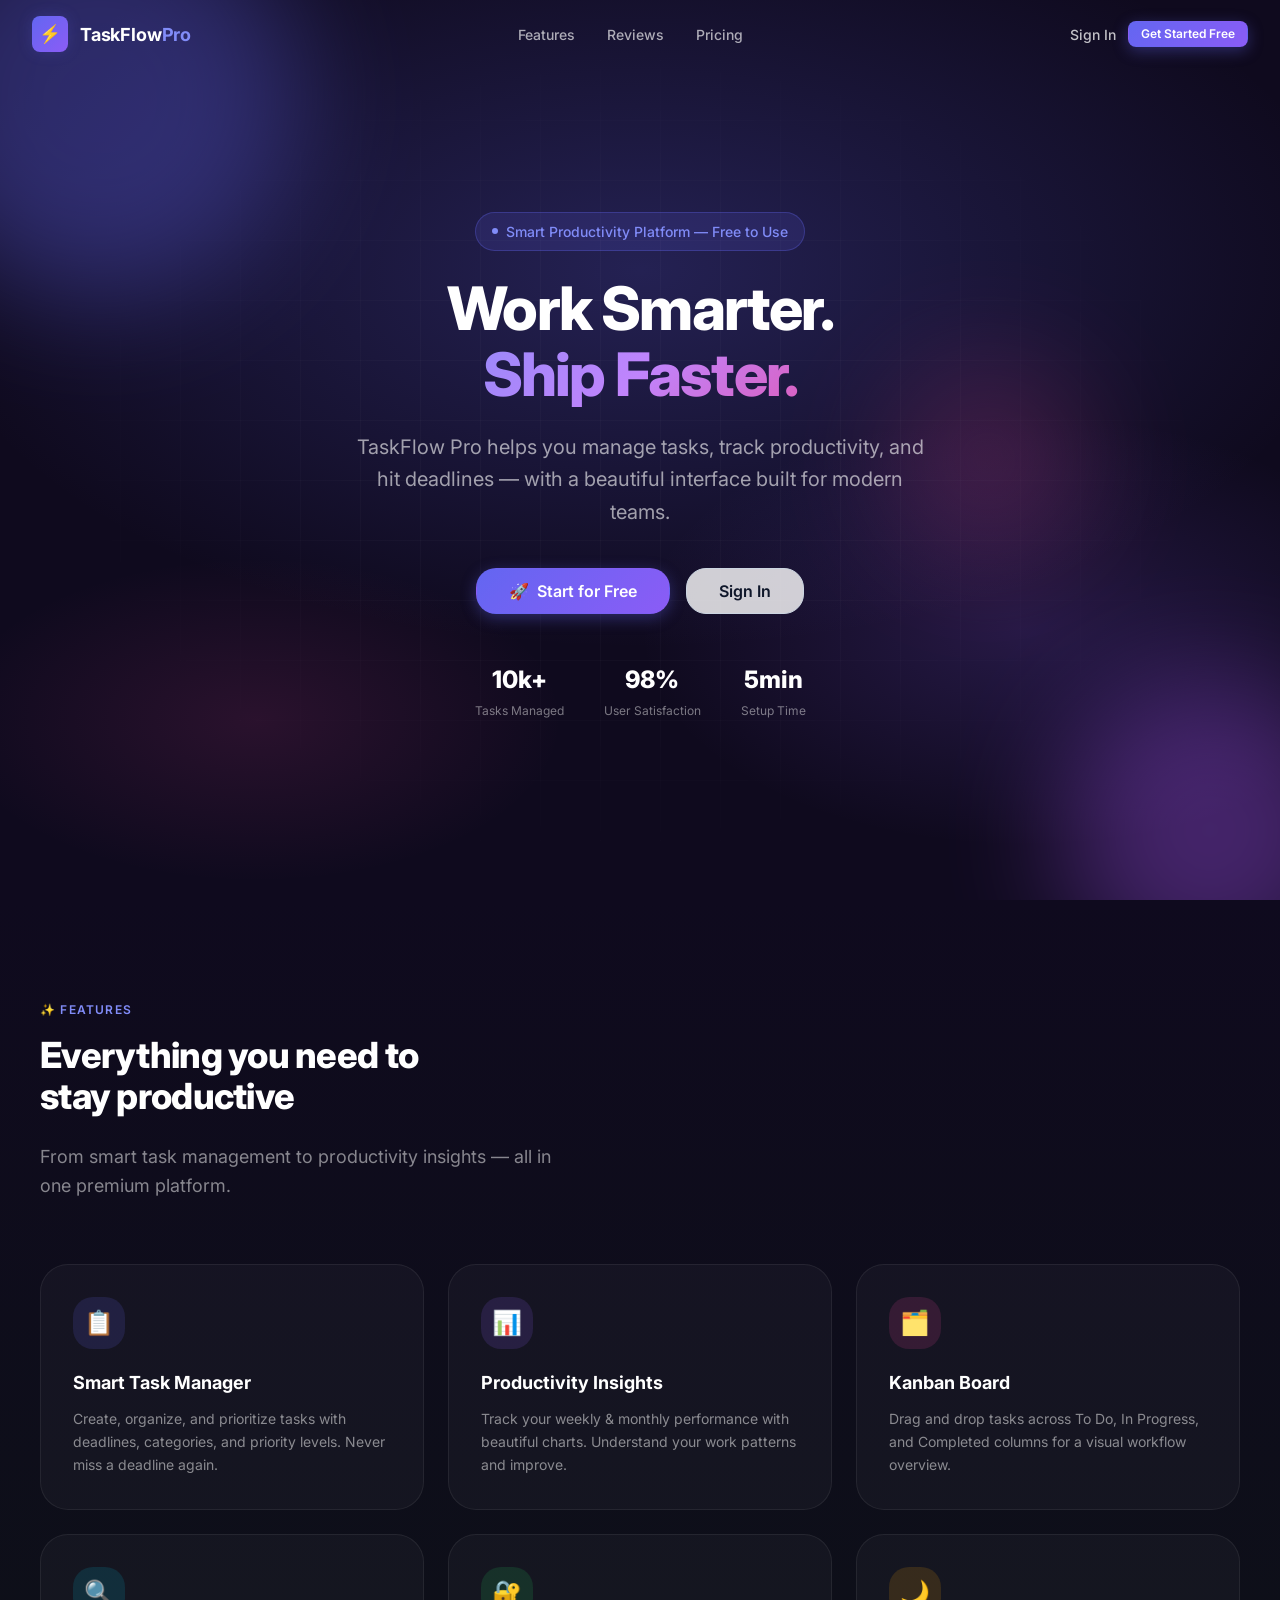
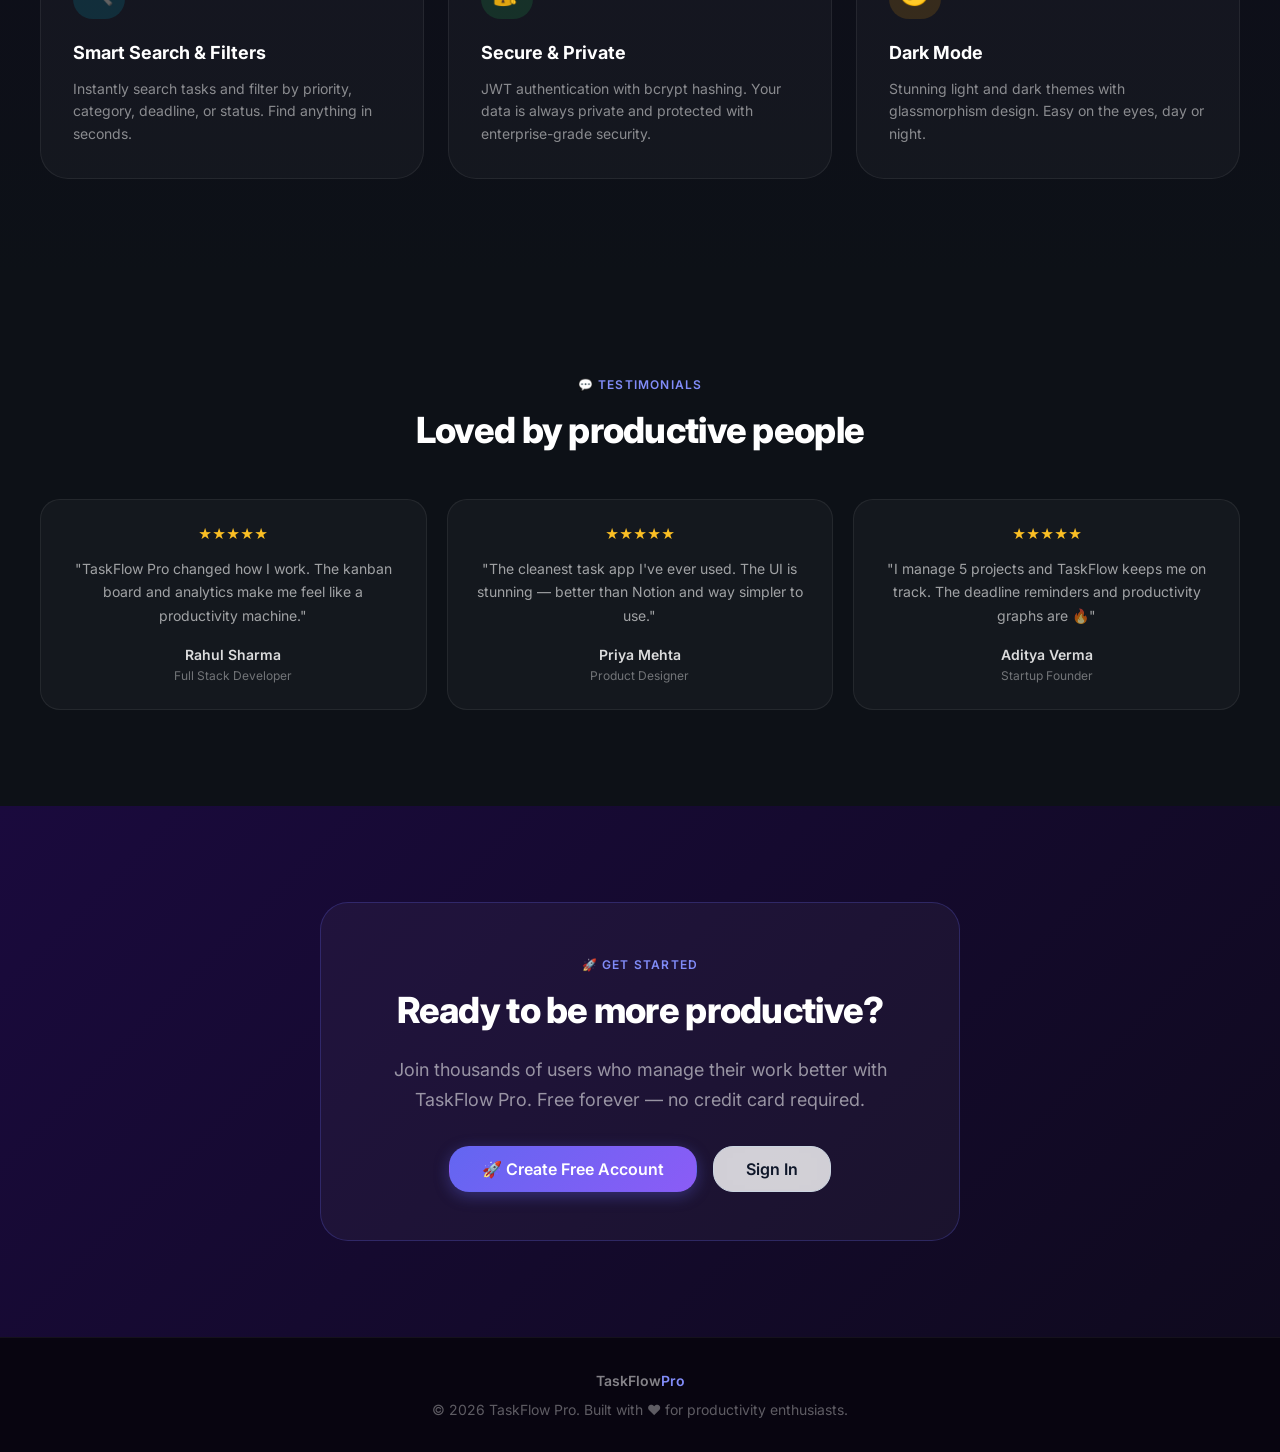
<file: frontend/index.html>
<!DOCTYPE html>
<html lang="en">
<head>
  <meta charset="UTF-8" />
  <meta name="viewport" content="width=device-width, initial-scale=1.0" />
  <title>TaskFlow Pro — Smart Productivity & Task Management Platform</title>
  <meta name="description" content="TaskFlow Pro is a premium task management platform to manage your work, goals, projects, and deadlines in one beautiful place." />

  <link rel="stylesheet" href="css/variables.css" />
  <link rel="stylesheet" href="css/base.css" />
  <link rel="stylesheet" href="css/components.css" />
  <link rel="stylesheet" href="css/animations.css" />
  <link rel="stylesheet" href="css/pages.css" />
  <link rel="stylesheet" href="css/dark-mode.css" />
  <style>
    /* Landing-page extra */
    .landing-body { background: #0f0a1e; }
    .features { text-align: left; }
    .features-header { max-width: 540px; }
    .cta-section {
      padding: var(--space-24) var(--space-8);
      background: linear-gradient(135deg, #1a0a3d 0%, #0f0a1e 100%);
      text-align: center;
    }
    .cta-section .section-title { color: white; }
    .cta-section .section-desc  { color: rgba(255,255,255,0.55); }
    .cta-card {
      max-width: 640px; margin: 0 auto;
      background: rgba(255,255,255,0.04);
      border: 1px solid rgba(99,102,241,0.25);
      border-radius: var(--radius-2xl);
      padding: var(--space-12) var(--space-8);
    }
    .testimonials {
      padding: var(--space-24) var(--space-8);
      background: #0d1117;
    }
    .testimonials-grid {
      display: grid; grid-template-columns: repeat(3, 1fr);
      gap: var(--space-5); margin-top: var(--space-12);
    }
    .testimonial-card {
      background: rgba(255,255,255,0.03);
      border: 1px solid rgba(255,255,255,0.07);
      border-radius: var(--radius-xl);
      padding: var(--space-6);
    }
    .testimonial-stars { color: #fbbf24; margin-bottom: var(--space-3); font-size: 0.85rem; }
    .testimonial-text  { color: rgba(255,255,255,0.6); font-size: var(--text-sm); line-height: 1.7; margin-bottom: var(--space-4); }
    .testimonial-name  { color: rgba(255,255,255,0.85); font-size: var(--text-sm); font-weight: 600; }
    .testimonial-role  { color: rgba(255,255,255,0.4); font-size: var(--text-xs); margin-top: 2px; }
    @media (max-width: 768px) {
      .testimonials-grid { grid-template-columns: 1fr; }
    }
  </style>
</head>
<body class="landing-body" data-page="landing">

  <!-- Toast Container -->
  <div id="toast-container"></div>

  <!-- Navigation -->
  <nav class="landing-nav" id="landing-nav">
    <a href="/" class="nav-logo">
      <div class="nav-logo-icon">⚡</div>
      <span class="nav-logo-text">TaskFlow<span>Pro</span></span>
    </a>
    <div class="nav-links">
      <a href="#features">Features</a>
      <a href="#testimonials">Reviews</a>
      <a href="#cta">Pricing</a>
    </div>
    <div class="nav-cta">
      <a href="login.html" class="nav-login">Sign In</a>
      <a href="register.html" class="btn btn-primary btn-sm">Get Started Free</a>
    </div>
  </nav>

  <!-- Hero -->
  <section class="hero">
    <div class="hero-bg"></div>
    <div class="hero-orb hero-orb-1"></div>
    <div class="hero-orb hero-orb-2"></div>
    <div class="hero-orb hero-orb-3"></div>
    <div class="hero-grid"></div>

    <div class="hero-content">
      <div class="hero-badge">
        <div class="hero-badge-dot"></div>
        Smart Productivity Platform — Free to Use
      </div>

      <h1 class="hero-title">
        Work Smarter.<br/>
        <span class="hero-title-line2">Ship Faster.</span>
      </h1>

      <p class="hero-desc">
        TaskFlow Pro helps you manage tasks, track productivity, and hit deadlines 
        — with a beautiful interface built for modern teams.
      </p>

      <div class="hero-cta">
        <a href="register.html" class="btn btn-primary btn-lg">
          <span>🚀</span> Start for Free
        </a>
        <a href="login.html" class="btn btn-secondary btn-lg">
          Sign In
        </a>
      </div>

      <div class="hero-stats">
        <div>
          <div class="hero-stat-value">10k+</div>
          <div class="hero-stat-label">Tasks Managed</div>
        </div>
        <div>
          <div class="hero-stat-value">98%</div>
          <div class="hero-stat-label">User Satisfaction</div>
        </div>
        <div>
          <div class="hero-stat-value">5min</div>
          <div class="hero-stat-label">Setup Time</div>
        </div>
      </div>
    </div>
  </section>

  <!-- Features -->
  <section class="features" id="features">
    <div style="max-width: 1200px; margin: 0 auto;">
      <div class="features-header" data-animate>
        <div class="section-label">✨ Features</div>
        <h2 class="section-title">Everything you need to<br/>stay productive</h2>
        <p class="section-desc">From smart task management to productivity insights — all in one premium platform.</p>
      </div>

      <div class="features-grid">
        <div class="feature-card" data-animate>
          <div class="feature-icon" style="background: rgba(99,102,241,0.15);">📋</div>
          <div class="feature-title">Smart Task Manager</div>
          <div class="feature-desc">Create, organize, and prioritize tasks with deadlines, categories, and priority levels. Never miss a deadline again.</div>
        </div>
        <div class="feature-card" data-animate>
          <div class="feature-icon" style="background: rgba(139,92,246,0.15);">📊</div>
          <div class="feature-title">Productivity Insights</div>
          <div class="feature-desc">Track your weekly & monthly performance with beautiful charts. Understand your work patterns and improve.</div>
        </div>
        <div class="feature-card" data-animate>
          <div class="feature-icon" style="background: rgba(236,72,153,0.15);">🗂️</div>
          <div class="feature-title">Kanban Board</div>
          <div class="feature-desc">Drag and drop tasks across To Do, In Progress, and Completed columns for a visual workflow overview.</div>
        </div>
        <div class="feature-card" data-animate>
          <div class="feature-icon" style="background: rgba(6,182,212,0.15);">🔍</div>
          <div class="feature-title">Smart Search & Filters</div>
          <div class="feature-desc">Instantly search tasks and filter by priority, category, deadline, or status. Find anything in seconds.</div>
        </div>
        <div class="feature-card" data-animate>
          <div class="feature-icon" style="background: rgba(34,197,94,0.15);">🔐</div>
          <div class="feature-title">Secure & Private</div>
          <div class="feature-desc">JWT authentication with bcrypt hashing. Your data is always private and protected with enterprise-grade security.</div>
        </div>
        <div class="feature-card" data-animate>
          <div class="feature-icon" style="background: rgba(245,158,11,0.15);">🌙</div>
          <div class="feature-title">Dark Mode</div>
          <div class="feature-desc">Stunning light and dark themes with glassmorphism design. Easy on the eyes, day or night.</div>
        </div>
      </div>
    </div>
  </section>

  <!-- Testimonials -->
  <section class="testimonials" id="testimonials">
    <div style="max-width: 1200px; margin: 0 auto; text-align: center;">
      <div class="section-label">💬 Testimonials</div>
      <h2 class="section-title" style="color: white;">Loved by productive people</h2>

      <div class="testimonials-grid">
        <div class="testimonial-card">
          <div class="testimonial-stars">★★★★★</div>
          <div class="testimonial-text">"TaskFlow Pro changed how I work. The kanban board and analytics make me feel like a productivity machine."</div>
          <div class="testimonial-name">Rahul Sharma</div>
          <div class="testimonial-role">Full Stack Developer</div>
        </div>
        <div class="testimonial-card">
          <div class="testimonial-stars">★★★★★</div>
          <div class="testimonial-text">"The cleanest task app I've ever used. The UI is stunning — better than Notion and way simpler to use."</div>
          <div class="testimonial-name">Priya Mehta</div>
          <div class="testimonial-role">Product Designer</div>
        </div>
        <div class="testimonial-card">
          <div class="testimonial-stars">★★★★★</div>
          <div class="testimonial-text">"I manage 5 projects and TaskFlow keeps me on track. The deadline reminders and productivity graphs are 🔥"</div>
          <div class="testimonial-name">Aditya Verma</div>
          <div class="testimonial-role">Startup Founder</div>
        </div>
      </div>
    </div>
  </section>

  <!-- CTA -->
  <section class="cta-section" id="cta">
    <div class="cta-card" data-animate>
      <div class="section-label" style="justify-content: center;">🚀 Get Started</div>
      <h2 class="section-title">Ready to be more productive?</h2>
      <p class="section-desc" style="margin: 0 auto var(--space-8);">
        Join thousands of users who manage their work better with TaskFlow Pro.
        Free forever — no credit card required.
      </p>
      <div style="display: flex; gap: var(--space-4); justify-content: center; flex-wrap: wrap;">
        <a href="register.html" class="btn btn-primary btn-lg">
          🚀 Create Free Account
        </a>
        <a href="login.html" class="btn btn-secondary btn-lg">Sign In</a>
      </div>
    </div>
  </section>

  <!-- Footer -->
  <footer class="landing-footer">
    <div style="margin-bottom: var(--space-2);">
      <strong style="color: rgba(255,255,255,0.5);">TaskFlow<span style="color: var(--color-primary-400);">Pro</span></strong>
    </div>
    © 2026 TaskFlow Pro. Built with ❤️ for productivity enthusiasts.
  </footer>

  <script src="js/utils.js"></script>
  <script src="js/theme.js"></script>
  <script src="js/notifications.js"></script>
  <script src="js/api.js"></script>
  <script src="js/auth.js"></script>
  <script src="js/app.js"></script>
</body>
</html>
</file>
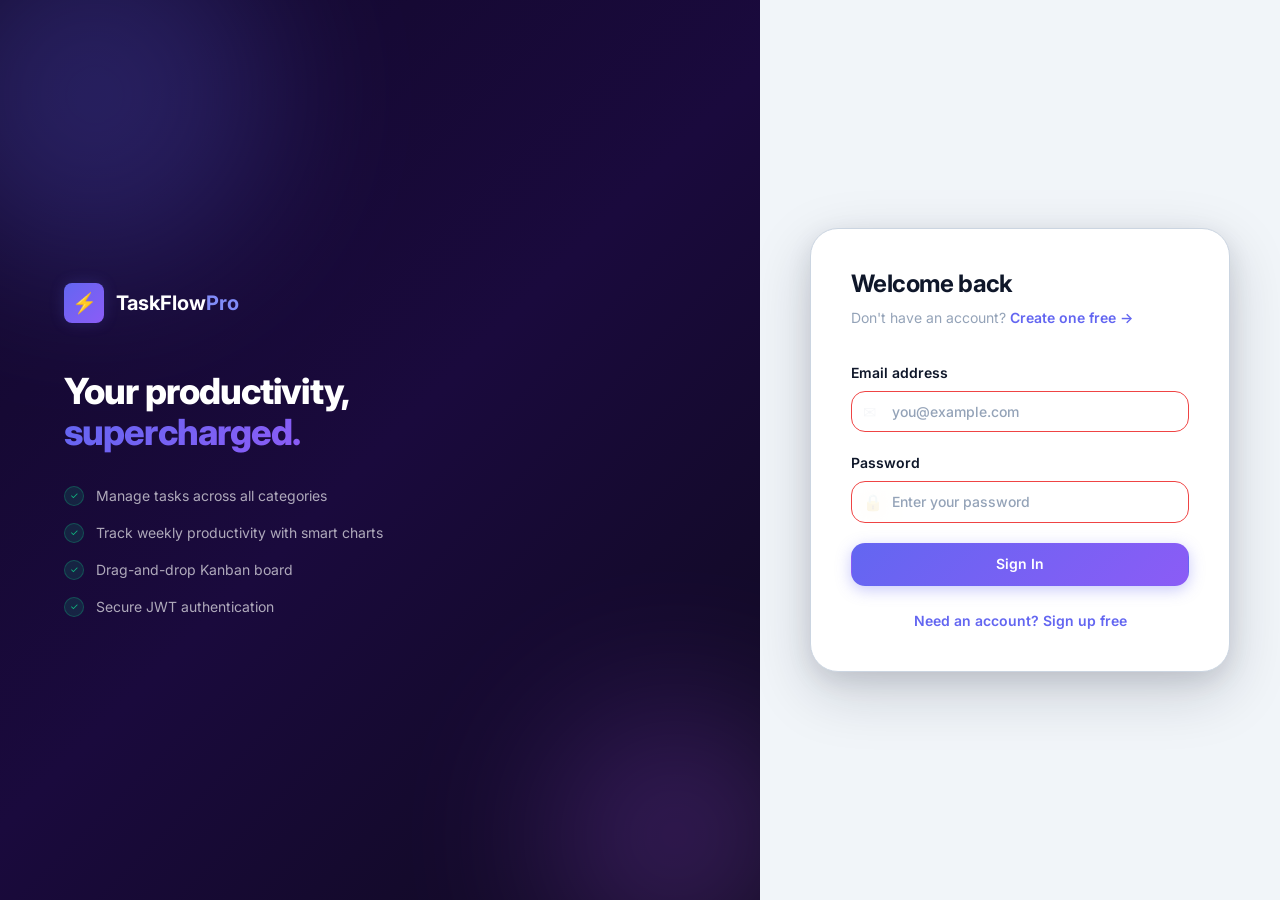
<file: frontend/login.html>
<!DOCTYPE html>
<html lang="en">
<head>
  <meta charset="UTF-8" />
  <meta name="viewport" content="width=device-width, initial-scale=1.0" />
  <title>Sign In — TaskFlow Pro</title>
  <meta name="description" content="Sign in to your TaskFlow Pro account." />

  <link rel="stylesheet" href="css/variables.css" />
  <link rel="stylesheet" href="css/base.css" />
  <link rel="stylesheet" href="css/components.css" />
  <link rel="stylesheet" href="css/animations.css" />
  <link rel="stylesheet" href="css/pages.css" />
  <link rel="stylesheet" href="css/dark-mode.css" />
</head>
<body class="auth-body" data-page="login">
  <div id="toast-container"></div>

  <!-- Left Panel -->
  <div class="auth-left">
    <div class="auth-left-orb auth-left-orb-1"></div>
    <div class="auth-left-orb auth-left-orb-2"></div>

    <div class="auth-left-content">
      <a href="index.html" class="auth-left-logo">
        <div class="auth-left-logo-icon">⚡</div>
        <span class="auth-left-logo-text">TaskFlow<span>Pro</span></span>
      </a>

      <h2 class="auth-headline">
        Your productivity,<br/>
        <span>supercharged.</span>
      </h2>

      <div class="auth-features-list">
        <div class="auth-feature-item">
          <div class="auth-feature-check">✓</div>
          Manage tasks across all categories
        </div>
        <div class="auth-feature-item">
          <div class="auth-feature-check">✓</div>
          Track weekly productivity with smart charts
        </div>
        <div class="auth-feature-item">
          <div class="auth-feature-check">✓</div>
          Drag-and-drop Kanban board
        </div>
        <div class="auth-feature-item">
          <div class="auth-feature-check">✓</div>
          Secure JWT authentication
        </div>
      </div>
    </div>
  </div>

  <!-- Right Panel — Form -->
  <div class="auth-right">
    <div class="auth-form-card">
      <h1 class="auth-form-title">Welcome back</h1>
      <p class="auth-form-subtitle">
        Don't have an account?
        <a href="register.html">Create one free →</a>
      </p>

      <form class="auth-form" id="login-form" novalidate>
        <!-- Error -->
        <div class="form-error" style="display:none; align-items:center; gap:8px; background: rgba(239,68,68,0.08); border: 1px solid rgba(239,68,68,0.25); border-radius: var(--radius-md); padding: 12px 16px; color: var(--color-error); font-size: var(--text-sm);">
          <span>⚠</span> <span id="login-error"></span>
        </div>

        <div class="input-group">
          <label class="input-label" for="email">Email address</label>
          <div class="input-icon-wrap">
            <span class="input-icon">✉</span>
            <input type="email" id="email" class="input"
                   placeholder="you@example.com" required autocomplete="email" />
          </div>
        </div>

        <div class="input-group">
          <label class="input-label" for="password">Password</label>
          <div class="input-icon-wrap">
            <span class="input-icon">🔒</span>
            <input type="password" id="password" class="input"
                   placeholder="Enter your password" required autocomplete="current-password" />
          </div>
        </div>

        <button type="submit" class="btn btn-primary" id="login-btn" style="width:100%; justify-content:center; padding: 0.85rem;">
          Sign In
        </button>
      </form>

      <div class="auth-form-footer">
        <a href="register.html">Need an account? <strong>Sign up free</strong></a>
      </div>
    </div>
  </div>

  <script src="js/utils.js"></script>
  <script src="js/theme.js"></script>
  <script src="js/notifications.js"></script>
  <script src="js/api.js"></script>
  <script src="js/auth.js"></script>
  <script src="js/app.js"></script>

  <script>
    // Override form error to use inline span
    document.addEventListener('DOMContentLoaded', () => {
      const origShow = window.showFormError;
      window.showFormError = (form, msg) => {
        const err  = form.querySelector('.form-error');
        const span = form.querySelector('#login-error');
        if (err)  { err.style.display = 'flex'; }
        if (span) { span.textContent = msg; }
      };
    });
  </script>
</body>
</html>
</file>
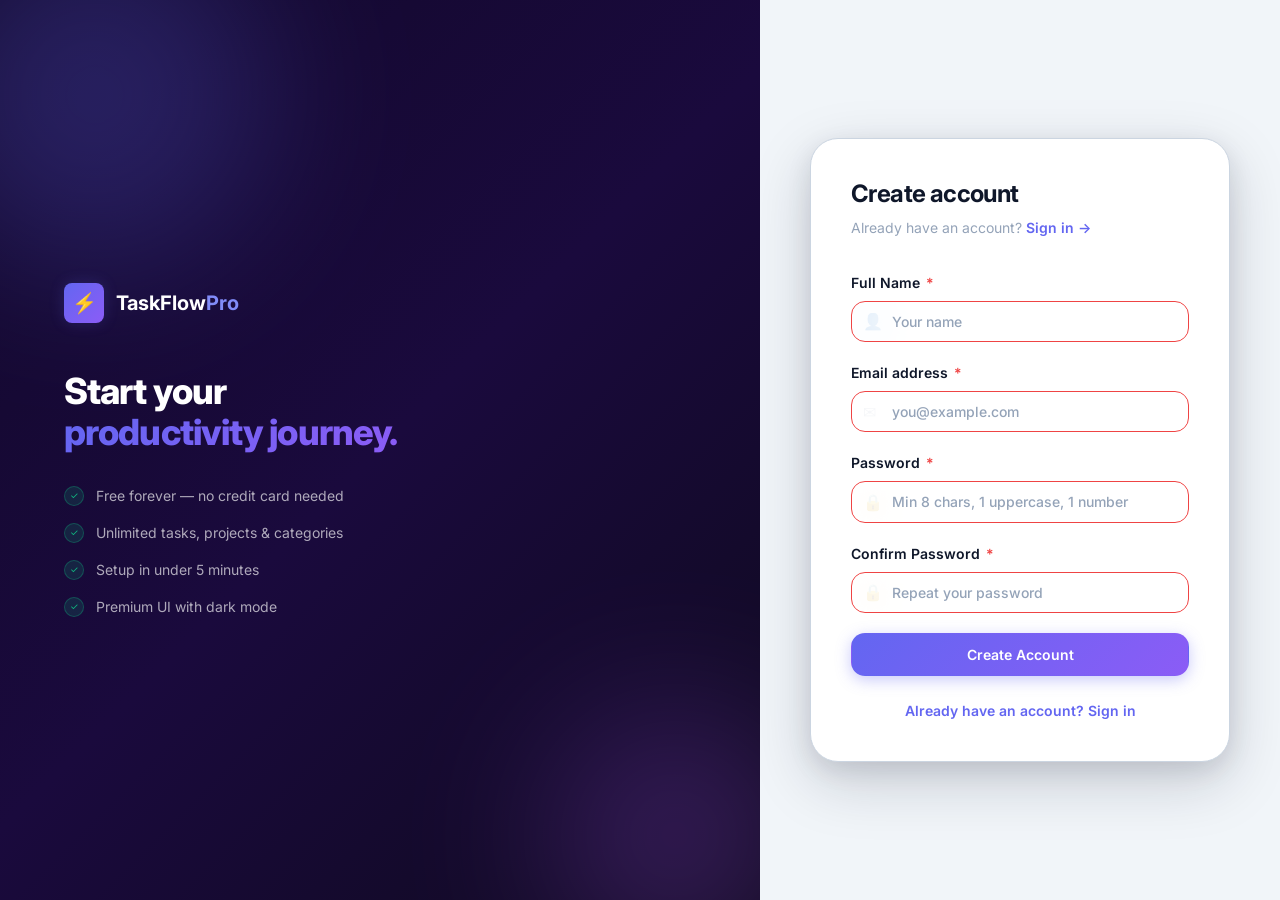
<file: frontend/register.html>
<!DOCTYPE html>
<html lang="en">
<head>
  <meta charset="UTF-8" />
  <meta name="viewport" content="width=device-width, initial-scale=1.0" />
  <title>Create Account — TaskFlow Pro</title>
  <meta name="description" content="Create your free TaskFlow Pro account and start managing tasks smarter." />

  <link rel="stylesheet" href="css/variables.css" />
  <link rel="stylesheet" href="css/base.css" />
  <link rel="stylesheet" href="css/components.css" />
  <link rel="stylesheet" href="css/animations.css" />
  <link rel="stylesheet" href="css/pages.css" />
  <link rel="stylesheet" href="css/dark-mode.css" />
</head>
<body class="auth-body" data-page="register">
  <div id="toast-container"></div>

  <!-- Left Panel -->
  <div class="auth-left">
    <div class="auth-left-orb auth-left-orb-1"></div>
    <div class="auth-left-orb auth-left-orb-2"></div>

    <div class="auth-left-content">
      <a href="index.html" class="auth-left-logo">
        <div class="auth-left-logo-icon">⚡</div>
        <span class="auth-left-logo-text">TaskFlow<span>Pro</span></span>
      </a>

      <h2 class="auth-headline">
        Start your<br/>
        <span>productivity journey.</span>
      </h2>

      <div class="auth-features-list">
        <div class="auth-feature-item">
          <div class="auth-feature-check">✓</div>
          Free forever — no credit card needed
        </div>
        <div class="auth-feature-item">
          <div class="auth-feature-check">✓</div>
          Unlimited tasks, projects & categories
        </div>
        <div class="auth-feature-item">
          <div class="auth-feature-check">✓</div>
          Setup in under 5 minutes
        </div>
        <div class="auth-feature-item">
          <div class="auth-feature-check">✓</div>
          Premium UI with dark mode
        </div>
      </div>
    </div>
  </div>

  <!-- Right Panel — Form -->
  <div class="auth-right">
    <div class="auth-form-card">
      <h1 class="auth-form-title">Create account</h1>
      <p class="auth-form-subtitle">
        Already have an account?
        <a href="login.html">Sign in →</a>
      </p>

      <form class="auth-form" id="register-form" novalidate>
        <!-- Error -->
        <div class="form-error" style="display:none; align-items:center; gap:8px; background: rgba(239,68,68,0.08); border: 1px solid rgba(239,68,68,0.25); border-radius: var(--radius-md); padding: 12px 16px; color: var(--color-error); font-size: var(--text-sm);">
          <span>⚠</span> <span></span>
        </div>

        <div class="input-group">
          <label class="input-label" for="name">Full Name <span class="required">*</span></label>
          <div class="input-icon-wrap">
            <span class="input-icon">👤</span>
            <input type="text" id="name" class="input"
                   placeholder="Your name" required autocomplete="name" />
          </div>
        </div>

        <div class="input-group">
          <label class="input-label" for="email">Email address <span class="required">*</span></label>
          <div class="input-icon-wrap">
            <span class="input-icon">✉</span>
            <input type="email" id="email" class="input"
                   placeholder="you@example.com" required autocomplete="email" />
          </div>
        </div>

        <div class="input-group">
          <label class="input-label" for="password">Password <span class="required">*</span></label>
          <div class="input-icon-wrap">
            <span class="input-icon">🔒</span>
            <input type="password" id="password" class="input"
                   placeholder="Min 8 chars, 1 uppercase, 1 number"
                   required autocomplete="new-password" />
          </div>
        </div>

        <div class="input-group">
          <label class="input-label" for="confirm-password">Confirm Password <span class="required">*</span></label>
          <div class="input-icon-wrap">
            <span class="input-icon">🔒</span>
            <input type="password" id="confirm-password" class="input"
                   placeholder="Repeat your password"
                   required autocomplete="new-password" />
          </div>
        </div>

        <button type="submit" class="btn btn-primary" id="register-btn" style="width:100%; justify-content:center; padding: 0.85rem;">
          Create Account
        </button>
      </form>

      <div class="auth-form-footer">
        <a href="login.html">Already have an account? <strong>Sign in</strong></a>
      </div>
    </div>
  </div>

  <script src="js/utils.js"></script>
  <script src="js/theme.js"></script>
  <script src="js/notifications.js"></script>
  <script src="js/api.js"></script>
  <script src="js/auth.js"></script>
  <script src="js/app.js"></script>
</body>
</html>
</file>
<file: frontend/css/variables.css>
/* ============================================================
   TaskFlow Pro — CSS Design Tokens & Variables
   ============================================================ */

:root {
  /* ── Brand Colors ── */
  --color-primary-50:  #eef2ff;
  --color-primary-100: #e0e7ff;
  --color-primary-200: #c7d2fe;
  --color-primary-300: #a5b4fc;
  --color-primary-400: #818cf8;
  --color-primary-500: #6366f1;
  --color-primary-600: #4f46e5;
  --color-primary-700: #4338ca;
  --color-primary-800: #3730a3;
  --color-primary-900: #312e81;

  --color-secondary-400: #c084fc;
  --color-secondary-500: #a855f7;
  --color-secondary-600: #9333ea;

  --color-accent-cyan:   #06b6d4;
  --color-accent-pink:   #ec4899;
  --color-accent-orange: #f97316;

  /* ── Semantic Colors ── */
  --color-high:    #ef4444;
  --color-high-bg: rgba(239,68,68,0.1);
  --color-medium:    #f59e0b;
  --color-medium-bg: rgba(245,158,11,0.1);
  --color-low:    #22c55e;
  --color-low-bg: rgba(34,197,94,0.1);

  --color-success: #10b981;
  --color-warning: #f59e0b;
  --color-error:   #ef4444;
  --color-info:    #06b6d4;

  /* ── Neutral Palette (Light Mode) ── */
  --color-bg:           #f1f5f9;
  --color-bg-alt:       #e2e8f0;
  --color-surface:      rgba(255,255,255,0.80);
  --color-surface-solid: #ffffff;
  --color-surface-hover: rgba(255,255,255,0.95);
  --color-border:       rgba(148,163,184,0.25);
  --color-border-solid: #cbd5e1;

  --color-text-primary:   #0f172a;
  --color-text-secondary: #475569;
  --color-text-muted:     #94a3b8;
  --color-text-inverse:   #ffffff;

  /* ── Sidebar ── */
  --sidebar-bg:    rgba(15,23,42,0.97);
  --sidebar-text:  #94a3b8;
  --sidebar-width: 260px;

  /* ── Gradients ── */
  --gradient-primary: linear-gradient(135deg, #6366f1 0%, #8b5cf6 100%);
  --gradient-hero:    linear-gradient(135deg, #1e1b4b 0%, #312e81 30%, #4c1d95 70%, #1e1b4b 100%);
  --gradient-card:    linear-gradient(135deg, rgba(99,102,241,0.08) 0%, rgba(139,92,246,0.05) 100%);
  --gradient-success: linear-gradient(135deg, #10b981, #059669);
  --gradient-warning: linear-gradient(135deg, #f59e0b, #d97706);
  --gradient-error:   linear-gradient(135deg, #ef4444, #dc2626);

  /* ── Glassmorphism ── */
  --glass-bg:     rgba(255,255,255,0.72);
  --glass-border: rgba(255,255,255,0.45);
  --glass-blur:   blur(20px);
  --glass-blur-heavy: blur(40px);

  /* ── Shadows ── */
  --shadow-xs: 0 1px 2px rgba(15,23,42,0.05);
  --shadow-sm: 0 2px 8px rgba(15,23,42,0.08), 0 1px 3px rgba(15,23,42,0.05);
  --shadow-md: 0 4px 20px rgba(15,23,42,0.10), 0 2px 8px rgba(15,23,42,0.06);
  --shadow-lg: 0 8px 40px rgba(15,23,42,0.14), 0 4px 16px rgba(15,23,42,0.08);
  --shadow-xl: 0 20px 60px rgba(15,23,42,0.18), 0 8px 24px rgba(15,23,42,0.10);
  --shadow-glow: 0 0 30px rgba(99,102,241,0.25), 0 0 60px rgba(99,102,241,0.12);
  --shadow-glow-sm: 0 0 15px rgba(99,102,241,0.20);

  /* ── Typography ── */
  --font-sans: 'Inter', -apple-system, BlinkMacSystemFont, 'Segoe UI', sans-serif;
  --font-mono: 'JetBrains Mono', 'Fira Code', monospace;

  --text-xs:   0.75rem;
  --text-sm:   0.875rem;
  --text-base: 1rem;
  --text-lg:   1.125rem;
  --text-xl:   1.25rem;
  --text-2xl:  1.5rem;
  --text-3xl:  1.875rem;
  --text-4xl:  2.25rem;
  --text-5xl:  3rem;
  --text-6xl:  3.75rem;

  --font-normal:   400;
  --font-medium:   500;
  --font-semibold: 600;
  --font-bold:     700;
  --font-extrabold: 800;

  --leading-tight:  1.25;
  --leading-snug:   1.375;
  --leading-normal: 1.5;
  --leading-relaxed: 1.625;

  /* ── Spacing ── */
  --space-1:  0.25rem;
  --space-2:  0.5rem;
  --space-3:  0.75rem;
  --space-4:  1rem;
  --space-5:  1.25rem;
  --space-6:  1.5rem;
  --space-8:  2rem;
  --space-10: 2.5rem;
  --space-12: 3rem;
  --space-16: 4rem;
  --space-20: 5rem;
  --space-24: 6rem;

  /* ── Border Radius ── */
  --radius-sm:   0.375rem;
  --radius-md:   0.5rem;
  --radius-lg:   0.875rem;
  --radius-xl:   1.25rem;
  --radius-2xl:  1.75rem;
  --radius-full: 9999px;

  /* ── Transitions ── */
  --transition-fast:   all 0.15s cubic-bezier(0.4, 0, 0.2, 1);
  --transition-base:   all 0.25s cubic-bezier(0.4, 0, 0.2, 1);
  --transition-slow:   all 0.4s cubic-bezier(0.4, 0, 0.2, 1);
  --transition-bounce: all 0.3s cubic-bezier(0.34, 1.56, 0.64, 1);

  /* ── Z-Index ── */
  --z-dropdown: 100;
  --z-sticky:   200;
  --z-navbar:   300;
  --z-sidebar:  400;
  --z-modal:    500;
  --z-toast:    600;
}

/* ── Dark Mode Overrides ── */
[data-theme="dark"] {
  --color-bg:           #0f172a;
  --color-bg-alt:       #1e293b;
  --color-surface:      rgba(30,41,59,0.80);
  --color-surface-solid: #1e293b;
  --color-surface-hover: rgba(30,41,59,0.95);
  --color-border:       rgba(99,116,143,0.20);
  --color-border-solid: #334155;

  --color-text-primary:   #f1f5f9;
  --color-text-secondary: #94a3b8;
  --color-text-muted:     #64748b;

  --color-primary-400: #818cf8;
  --color-primary-500: #6366f1;

  --glass-bg:     rgba(30,41,59,0.75);
  --glass-border: rgba(99,116,143,0.25);

  --sidebar-bg:   rgba(10,14,23,0.98);

  --shadow-sm: 0 2px 8px rgba(0,0,0,0.25);
  --shadow-md: 0 4px 20px rgba(0,0,0,0.35);
  --shadow-lg: 0 8px 40px rgba(0,0,0,0.45);
  --shadow-xl: 0 20px 60px rgba(0,0,0,0.55);
}
</file>
<file: frontend/css/base.css>
/* ============================================================
   TaskFlow Pro — Base Reset & Typography
   ============================================================ */

@import url('https://fonts.googleapis.com/css2?family=Inter:wght@300;400;500;600;700;800&family=JetBrains+Mono:wght@400;500&display=swap');

*, *::before, *::after {
  box-sizing: border-box;
  margin: 0;
  padding: 0;
}

html {
  font-size: 16px;
  scroll-behavior: smooth;
  -webkit-font-smoothing: antialiased;
  -moz-osx-font-smoothing: grayscale;
  text-rendering: optimizeLegibility;
}

body {
  font-family: var(--font-sans);
  font-size: var(--text-base);
  font-weight: var(--font-normal);
  line-height: var(--leading-normal);
  color: var(--color-text-primary);
  background-color: var(--color-bg);
  min-height: 100vh;
  transition: background-color 0.3s ease, color 0.3s ease;
}

/* ── Scrollbar ── */
::-webkit-scrollbar { width: 6px; height: 6px; }
::-webkit-scrollbar-track { background: transparent; }
::-webkit-scrollbar-thumb {
  background: var(--color-border-solid);
  border-radius: var(--radius-full);
}
::-webkit-scrollbar-thumb:hover { background: var(--color-text-muted); }

/* ── Typography Scale ── */
h1, h2, h3, h4, h5, h6 {
  font-weight: var(--font-bold);
  line-height: var(--leading-tight);
  color: var(--color-text-primary);
}

h1 { font-size: var(--text-4xl); letter-spacing: -0.025em; }
h2 { font-size: var(--text-3xl); letter-spacing: -0.02em; }
h3 { font-size: var(--text-2xl); letter-spacing: -0.015em; }
h4 { font-size: var(--text-xl); }
h5 { font-size: var(--text-lg); }
h6 { font-size: var(--text-base); }

p {
  color: var(--color-text-secondary);
  line-height: var(--leading-relaxed);
}

a {
  color: var(--color-primary-500);
  text-decoration: none;
  transition: var(--transition-fast);
}
a:hover { color: var(--color-primary-600); }

strong { font-weight: var(--font-semibold); }

code, pre {
  font-family: var(--font-mono);
  font-size: var(--text-sm);
}

img, svg { display: block; max-width: 100%; }

ul, ol { list-style: none; }

button, input, textarea, select {
  font-family: inherit;
  font-size: inherit;
}

button { cursor: pointer; }

/* ── Selection ── */
::selection {
  background: rgba(99,102,241,0.2);
  color: var(--color-text-primary);
}

/* ── Focus Visible ── */
:focus-visible {
  outline: 2px solid var(--color-primary-500);
  outline-offset: 2px;
  border-radius: var(--radius-sm);
}
</file>
<file: frontend/css/components.css>
/* ============================================================
   TaskFlow Pro — Reusable UI Components
   ============================================================ */

/* ── Buttons ── */
.btn {
  display: inline-flex;
  align-items: center;
  justify-content: center;
  gap: var(--space-2);
  padding: 0.625rem var(--space-5);
  font-size: var(--text-sm);
  font-weight: var(--font-semibold);
  line-height: 1;
  border: 1.5px solid transparent;
  border-radius: var(--radius-lg);
  cursor: pointer;
  text-decoration: none;
  transition: var(--transition-bounce);
  white-space: nowrap;
  user-select: none;
  position: relative;
  overflow: hidden;
}

.btn::after {
  content: '';
  position: absolute;
  inset: 0;
  background: rgba(255,255,255,0);
  transition: var(--transition-fast);
}
.btn:hover::after { background: rgba(255,255,255,0.08); }
.btn:active { transform: scale(0.97); }

.btn-primary {
  background: var(--gradient-primary);
  color: white;
  box-shadow: 0 4px 15px rgba(99,102,241,0.35);
}
.btn-primary:hover {
  box-shadow: 0 6px 25px rgba(99,102,241,0.50);
  transform: translateY(-1px);
}

.btn-secondary {
  background: var(--color-surface);
  color: var(--color-text-primary);
  border-color: var(--color-border-solid);
  backdrop-filter: var(--glass-blur);
}
.btn-secondary:hover {
  background: var(--color-surface-hover);
  border-color: var(--color-primary-400);
  transform: translateY(-1px);
}

.btn-ghost {
  background: transparent;
  color: var(--color-text-secondary);
  border-color: transparent;
}
.btn-ghost:hover {
  background: rgba(99,102,241,0.08);
  color: var(--color-primary-500);
}

.btn-danger {
  background: var(--gradient-error);
  color: white;
  box-shadow: 0 4px 15px rgba(239,68,68,0.30);
}
.btn-danger:hover {
  box-shadow: 0 6px 25px rgba(239,68,68,0.45);
  transform: translateY(-1px);
}

.btn-sm {
  padding: 0.4rem var(--space-3);
  font-size: var(--text-xs);
  border-radius: var(--radius-md);
}

.btn-lg {
  padding: 0.875rem var(--space-8);
  font-size: var(--text-base);
  border-radius: var(--radius-xl);
}

.btn-icon {
  padding: 0.625rem;
  border-radius: var(--radius-md);
  aspect-ratio: 1;
}

.btn:disabled, .btn.loading {
  opacity: 0.6;
  cursor: not-allowed;
  transform: none !important;
  box-shadow: none !important;
}

/* ── Cards ── */
.card {
  background: var(--glass-bg);
  backdrop-filter: var(--glass-blur);
  -webkit-backdrop-filter: var(--glass-blur);
  border: 1px solid var(--glass-border);
  border-radius: var(--radius-xl);
  padding: var(--space-6);
  box-shadow: var(--shadow-md);
  transition: var(--transition-base);
}

.card:hover {
  transform: translateY(-2px);
  box-shadow: var(--shadow-lg);
  border-color: rgba(99,102,241,0.20);
}

.card-flat {
  background: var(--color-surface-solid);
  border: 1px solid var(--color-border-solid);
  border-radius: var(--radius-xl);
  padding: var(--space-6);
  box-shadow: var(--shadow-sm);
}

.card-sm { padding: var(--space-4); border-radius: var(--radius-lg); }
.card-lg { padding: var(--space-8); }

/* ── Stat Cards ── */
.stat-card {
  background: var(--glass-bg);
  backdrop-filter: var(--glass-blur);
  -webkit-backdrop-filter: var(--glass-blur);
  border: 1px solid var(--glass-border);
  border-radius: var(--radius-xl);
  padding: var(--space-6);
  box-shadow: var(--shadow-md);
  transition: var(--transition-bounce);
  position: relative;
  overflow: hidden;
}

.stat-card::before {
  content: '';
  position: absolute;
  top: 0; right: 0;
  width: 100px; height: 100px;
  border-radius: 50%;
  background: var(--gradient-primary);
  opacity: 0.06;
  transform: translate(30%, -30%);
}

.stat-card:hover {
  transform: translateY(-3px);
  box-shadow: var(--shadow-xl);
}

.stat-card-value {
  font-size: var(--text-3xl);
  font-weight: var(--font-extrabold);
  color: var(--color-text-primary);
  line-height: 1;
  margin-bottom: var(--space-1);
}

.stat-card-label {
  font-size: var(--text-sm);
  color: var(--color-text-muted);
  font-weight: var(--font-medium);
}

.stat-card-icon {
  width: 44px; height: 44px;
  border-radius: var(--radius-lg);
  display: flex; align-items: center; justify-content: center;
  font-size: 1.25rem;
  margin-bottom: var(--space-4);
}

/* ── Inputs ── */
.input-group {
  display: flex;
  flex-direction: column;
  gap: var(--space-2);
}

.input-label {
  font-size: var(--text-sm);
  font-weight: var(--font-semibold);
  color: var(--color-text-primary);
}

.input-label .required { color: var(--color-error); margin-left: 2px; }

.input {
  width: 100%;
  padding: 0.7rem var(--space-4);
  font-size: var(--text-sm);
  font-weight: var(--font-medium);
  color: var(--color-text-primary);
  background: var(--color-surface);
  border: 1.5px solid var(--color-border-solid);
  border-radius: var(--radius-lg);
  transition: var(--transition-fast);
  backdrop-filter: var(--glass-blur);
}

.input::placeholder { color: var(--color-text-muted); }

.input:focus {
  outline: none;
  border-color: var(--color-primary-500);
  box-shadow: 0 0 0 3px rgba(99,102,241,0.15);
  background: var(--color-surface-hover);
}

.input:invalid { border-color: var(--color-error); }

.input-icon-wrap {
  position: relative;
}
.input-icon-wrap .input { padding-left: var(--space-10); }
.input-icon-wrap .input-icon {
  position: absolute;
  left: var(--space-3);
  top: 50%;
  transform: translateY(-50%);
  color: var(--color-text-muted);
  pointer-events: none;
}

textarea.input {
  resize: vertical;
  min-height: 100px;
}

select.input {
  cursor: pointer;
  appearance: none;
  background-image: url("data:image/svg+xml,%3Csvg xmlns='http://www.w3.org/2000/svg' width='12' height='12' viewBox='0 0 12 12'%3E%3Cpath fill='%2394a3b8' d='M6 8L1 3h10z'/%3E%3C/svg%3E");
  background-repeat: no-repeat;
  background-position: right 12px center;
  padding-right: 2.5rem;
}

.input-error { border-color: var(--color-error) !important; }
.input-error-msg {
  font-size: var(--text-xs);
  color: var(--color-error);
  display: flex;
  align-items: center;
  gap: var(--space-1);
}

/* ── Badges / Tags ── */
.badge {
  display: inline-flex;
  align-items: center;
  gap: var(--space-1);
  padding: 0.2rem var(--space-3);
  font-size: var(--text-xs);
  font-weight: var(--font-semibold);
  border-radius: var(--radius-full);
  white-space: nowrap;
}

.badge-high   { background: var(--color-high-bg);   color: var(--color-high);   }
.badge-medium { background: var(--color-medium-bg); color: var(--color-medium); }
.badge-low    { background: var(--color-low-bg);    color: var(--color-low);    }

.badge-primary   { background: rgba(99,102,241,0.12); color: var(--color-primary-500); }
.badge-success   { background: rgba(16,185,129,0.12); color: var(--color-success); }
.badge-warning   { background: rgba(245,158,11,0.12); color: var(--color-warning); }
.badge-error     { background: rgba(239,68,68,0.12);  color: var(--color-error); }
.badge-muted     { background: var(--color-bg-alt);   color: var(--color-text-muted); }

/* Category badges */
.badge-work    { background: rgba(99,102,241,0.12); color: var(--color-primary-500); }
.badge-personal{ background: rgba(236,72,153,0.12); color: var(--color-accent-pink); }
.badge-study   { background: rgba(6,182,212,0.12);  color: var(--color-accent-cyan); }
.badge-health  { background: rgba(34,197,94,0.12);  color: var(--color-low); }
.badge-finance { background: rgba(245,158,11,0.12); color: var(--color-warning); }

/* Status badges */
.badge-todo        { background: var(--color-bg-alt);         color: var(--color-text-muted); }
.badge-in-progress { background: rgba(245,158,11,0.12);       color: var(--color-warning); }
.badge-completed   { background: rgba(16,185,129,0.12);       color: var(--color-success); }

/* ── Toggle / Checkbox ── */
.toggle {
  position: relative;
  display: inline-block;
  width: 42px; height: 24px;
  flex-shrink: 0;
}
.toggle input { opacity: 0; width: 0; height: 0; }
.toggle-slider {
  position: absolute;
  inset: 0;
  background: var(--color-border-solid);
  border-radius: var(--radius-full);
  cursor: pointer;
  transition: var(--transition-fast);
}
.toggle-slider::before {
  content: '';
  position: absolute;
  width: 18px; height: 18px;
  left: 3px; top: 3px;
  background: white;
  border-radius: 50%;
  transition: var(--transition-bounce);
  box-shadow: 0 1px 4px rgba(0,0,0,0.2);
}
.toggle input:checked + .toggle-slider { background: var(--gradient-primary); }
.toggle input:checked + .toggle-slider::before { transform: translateX(18px); }

/* ── Modal ── */
.modal-overlay {
  position: fixed; inset: 0;
  background: rgba(0,0,0,0.55);
  backdrop-filter: blur(4px);
  -webkit-backdrop-filter: blur(4px);
  display: flex; align-items: center; justify-content: center;
  z-index: var(--z-modal);
  padding: var(--space-4);
  opacity: 0;
  visibility: hidden;
  transition: var(--transition-base);
}
.modal-overlay.active {
  opacity: 1;
  visibility: visible;
}

.modal {
  background: var(--color-surface-solid);
  border: 1px solid var(--color-border-solid);
  border-radius: var(--radius-2xl);
  padding: var(--space-8);
  width: 100%; max-width: 560px;
  max-height: 90vh;
  overflow-y: auto;
  box-shadow: var(--shadow-xl);
  transform: scale(0.92) translateY(20px);
  transition: var(--transition-bounce);
}
.modal-overlay.active .modal {
  transform: scale(1) translateY(0);
}

.modal-header {
  display: flex; align-items: center; justify-content: space-between;
  margin-bottom: var(--space-6);
}
.modal-title {
  font-size: var(--text-xl);
  font-weight: var(--font-bold);
}
.modal-close {
  width: 32px; height: 32px;
  display: flex; align-items: center; justify-content: center;
  background: var(--color-bg-alt);
  border: none;
  border-radius: var(--radius-md);
  color: var(--color-text-muted);
  font-size: 1.2rem;
  line-height: 1;
  cursor: pointer;
  transition: var(--transition-fast);
}
.modal-close:hover {
  background: var(--color-high-bg);
  color: var(--color-error);
}

/* ── Dropdown ── */
.dropdown {
  position: relative;
  display: inline-block;
}
.dropdown-menu {
  position: absolute;
  top: calc(100% + 8px);
  right: 0;
  min-width: 180px;
  background: var(--color-surface-solid);
  border: 1px solid var(--color-border-solid);
  border-radius: var(--radius-lg);
  box-shadow: var(--shadow-xl);
  z-index: var(--z-dropdown);
  opacity: 0;
  visibility: hidden;
  transform: translateY(-8px) scale(0.97);
  transition: var(--transition-fast);
  overflow: hidden;
}
.dropdown-menu.open {
  opacity: 1;
  visibility: visible;
  transform: translateY(0) scale(1);
}
.dropdown-item {
  display: flex; align-items: center; gap: var(--space-3);
  padding: var(--space-3) var(--space-4);
  font-size: var(--text-sm);
  font-weight: var(--font-medium);
  color: var(--color-text-secondary);
  cursor: pointer;
  transition: var(--transition-fast);
}
.dropdown-item:hover {
  background: rgba(99,102,241,0.06);
  color: var(--color-primary-500);
}
.dropdown-item.danger:hover {
  background: var(--color-high-bg);
  color: var(--color-error);
}
.dropdown-divider {
  height: 1px;
  background: var(--color-border-solid);
  margin: var(--space-1) 0;
}

/* ── Avatar ── */
.avatar {
  border-radius: 50%;
  display: flex; align-items: center; justify-content: center;
  font-weight: var(--font-bold);
  color: white;
  flex-shrink: 0;
  overflow: hidden;
}
.avatar-sm  { width: 32px; height: 32px; font-size: var(--text-sm); }
.avatar-md  { width: 40px; height: 40px; font-size: var(--text-base); }
.avatar-lg  { width: 56px; height: 56px; font-size: var(--text-xl); }
.avatar-xl  { width: 80px; height: 80px; font-size: var(--text-2xl); }

/* ── Divider ── */
.divider {
  height: 1px;
  background: var(--color-border-solid);
  margin: var(--space-6) 0;
}
.divider-text {
  display: flex; align-items: center; gap: var(--space-4);
  color: var(--color-text-muted);
  font-size: var(--text-sm);
}
.divider-text::before, .divider-text::after {
  content: '';
  flex: 1;
  height: 1px;
  background: var(--color-border-solid);
}

/* ── Progress Bar ── */
.progress-bar {
  height: 6px;
  background: var(--color-bg-alt);
  border-radius: var(--radius-full);
  overflow: hidden;
}
.progress-fill {
  height: 100%;
  border-radius: var(--radius-full);
  background: var(--gradient-primary);
  transition: width 0.6s cubic-bezier(0.4, 0, 0.2, 1);
}

/* ── Empty State ── */
.empty-state {
  text-align: center;
  padding: var(--space-16) var(--space-8);
}
.empty-state-icon {
  font-size: 3rem;
  margin-bottom: var(--space-4);
  opacity: 0.5;
}
.empty-state-title {
  font-size: var(--text-lg);
  font-weight: var(--font-semibold);
  color: var(--color-text-primary);
  margin-bottom: var(--space-2);
}
.empty-state-text {
  color: var(--color-text-muted);
  font-size: var(--text-sm);
  margin-bottom: var(--space-6);
}

/* ── Skeleton Loader ── */
.skeleton {
  background: linear-gradient(
    90deg,
    var(--color-bg-alt) 25%,
    var(--color-border-solid) 50%,
    var(--color-bg-alt) 75%
  );
  background-size: 200% 100%;
  animation: skeleton-shimmer 1.5s infinite;
  border-radius: var(--radius-md);
}

/* ── Search Input ── */
.search-wrap {
  position: relative;
  flex: 1;
}
.search-wrap .search-icon {
  position: absolute;
  left: var(--space-3);
  top: 50%;
  transform: translateY(-50%);
  color: var(--color-text-muted);
  pointer-events: none;
}
.search-input {
  width: 100%;
  padding: 0.65rem var(--space-4) 0.65rem var(--space-10);
  font-size: var(--text-sm);
  background: var(--glass-bg);
  border: 1.5px solid var(--color-border-solid);
  border-radius: var(--radius-lg);
  color: var(--color-text-primary);
  backdrop-filter: var(--glass-blur);
  transition: var(--transition-fast);
}
.search-input::placeholder { color: var(--color-text-muted); }
.search-input:focus {
  outline: none;
  border-color: var(--color-primary-500);
  box-shadow: 0 0 0 3px rgba(99,102,241,0.15);
}

/* ── Filter Chips ── */
.filter-chips {
  display: flex;
  align-items: center;
  gap: var(--space-2);
  flex-wrap: wrap;
}
.chip {
  padding: 0.35rem var(--space-3);
  font-size: var(--text-sm);
  font-weight: var(--font-medium);
  background: var(--glass-bg);
  border: 1.5px solid var(--color-border-solid);
  border-radius: var(--radius-full);
  color: var(--color-text-secondary);
  cursor: pointer;
  transition: var(--transition-fast);
  white-space: nowrap;
}
.chip:hover, .chip.active {
  background: rgba(99,102,241,0.1);
  border-color: var(--color-primary-400);
  color: var(--color-primary-500);
}

/* ── Tooltip ── */
[data-tooltip] {
  position: relative;
}
[data-tooltip]::after {
  content: attr(data-tooltip);
  position: absolute;
  bottom: calc(100% + 8px);
  left: 50%;
  transform: translateX(-50%);
  padding: var(--space-2) var(--space-3);
  background: var(--color-text-primary);
  color: var(--color-text-inverse);
  font-size: var(--text-xs);
  font-weight: var(--font-medium);
  border-radius: var(--radius-md);
  white-space: nowrap;
  opacity: 0;
  pointer-events: none;
  transition: var(--transition-fast);
  z-index: var(--z-toast);
}
[data-tooltip]:hover::after { opacity: 1; }
</file>
<file: frontend/css/animations.css>
/* ============================================================
   TaskFlow Pro — Keyframe Animations
   ============================================================ */

/* ── Entrance Animations ── */
@keyframes fadeIn {
  from { opacity: 0; }
  to   { opacity: 1; }
}

@keyframes fadeInUp {
  from { opacity: 0; transform: translateY(20px); }
  to   { opacity: 1; transform: translateY(0); }
}

@keyframes fadeInDown {
  from { opacity: 0; transform: translateY(-20px); }
  to   { opacity: 1; transform: translateY(0); }
}

@keyframes slideInLeft {
  from { opacity: 0; transform: translateX(-30px); }
  to   { opacity: 1; transform: translateX(0); }
}

@keyframes slideInRight {
  from { opacity: 0; transform: translateX(30px); }
  to   { opacity: 1; transform: translateX(0); }
}

@keyframes scaleIn {
  from { opacity: 0; transform: scale(0.90); }
  to   { opacity: 1; transform: scale(1); }
}

@keyframes scaleInBounce {
  0%   { opacity: 0; transform: scale(0.80); }
  70%  { transform: scale(1.03); }
  100% { opacity: 1; transform: scale(1); }
}

/* ── Continuous Animations ── */
@keyframes skeleton-shimmer {
  0%   { background-position: 200% 0; }
  100% { background-position: -200% 0; }
}

@keyframes pulse {
  0%, 100% { opacity: 1; }
  50%       { opacity: 0.5; }
}

@keyframes spin {
  to { transform: rotate(360deg); }
}

@keyframes float {
  0%, 100% { transform: translateY(0px); }
  50%       { transform: translateY(-8px); }
}

@keyframes gradientShift {
  0%   { background-position: 0% 50%; }
  50%  { background-position: 100% 50%; }
  100% { background-position: 0% 50%; }
}

@keyframes glow {
  0%, 100% { box-shadow: 0 0 20px rgba(99,102,241,0.3); }
  50%       { box-shadow: 0 0 40px rgba(99,102,241,0.6); }
}

@keyframes ping {
  75%, 100% { transform: scale(2); opacity: 0; }
}

/* ── Toast Animations ── */
@keyframes toastSlideIn {
  from { opacity: 0; transform: translateX(100%) scale(0.95); }
  to   { opacity: 1; transform: translateX(0) scale(1); }
}

@keyframes toastSlideOut {
  from { opacity: 1; transform: translateX(0) scale(1); }
  to   { opacity: 0; transform: translateX(100%) scale(0.95); }
}

/* ── Utility Classes ── */
.animate-fadeIn     { animation: fadeIn 0.4s ease forwards; }
.animate-fadeInUp   { animation: fadeInUp 0.4s ease forwards; }
.animate-fadeInDown { animation: fadeInDown 0.4s ease forwards; }
.animate-scaleIn    { animation: scaleIn 0.3s ease forwards; }
.animate-slideLeft  { animation: slideInLeft 0.4s ease forwards; }
.animate-float      { animation: float 4s ease-in-out infinite; }
.animate-pulse      { animation: pulse 2s ease-in-out infinite; }
.animate-spin       { animation: spin 1s linear infinite; }
.animate-glow       { animation: glow 2s ease-in-out infinite; }

/* Staggered children */
.stagger-children > *:nth-child(1) { animation-delay: 0ms; }
.stagger-children > *:nth-child(2) { animation-delay: 60ms; }
.stagger-children > *:nth-child(3) { animation-delay: 120ms; }
.stagger-children > *:nth-child(4) { animation-delay: 180ms; }
.stagger-children > *:nth-child(5) { animation-delay: 240ms; }
.stagger-children > *:nth-child(6) { animation-delay: 300ms; }

/* ── Hover Lift ── */
.hover-lift {
  transition: var(--transition-bounce);
}
.hover-lift:hover {
  transform: translateY(-3px);
  box-shadow: var(--shadow-lg);
}

/* ── Gradient Text ── */
.gradient-text {
  background: var(--gradient-primary);
  -webkit-background-clip: text;
  -webkit-text-fill-color: transparent;
  background-clip: text;
}

/* ── Animated Gradient Background ── */
.animated-gradient {
  background: linear-gradient(270deg, #6366f1, #8b5cf6, #ec4899, #6366f1);
  background-size: 300% 300%;
  animation: gradientShift 6s ease infinite;
}

/* ── Loading Spinner ── */
.spinner {
  width: 20px; height: 20px;
  border: 2px solid rgba(255,255,255,0.3);
  border-top-color: white;
  border-radius: 50%;
  animation: spin 0.7s linear infinite;
  display: inline-block;
}
.spinner-dark {
  border-color: rgba(99,102,241,0.2);
  border-top-color: var(--color-primary-500);
}

/* ── Ping Dot (notification indicator) ── */
.ping-dot {
  position: relative;
  display: inline-flex;
}
.ping-dot::before {
  content: '';
  position: absolute;
  top: -2px; right: -2px;
  width: 8px; height: 8px;
  border-radius: 50%;
  background: var(--color-error);
}
.ping-dot::after {
  content: '';
  position: absolute;
  top: -2px; right: -2px;
  width: 8px; height: 8px;
  border-radius: 50%;
  background: var(--color-error);
  animation: ping 1.2s cubic-bezier(0,0,0.2,1) infinite;
}

/* ── Page Transition ── */
.page-enter {
  animation: fadeInUp 0.35s ease forwards;
}

/* ── Drag animations ── */
.dragging {
  opacity: 0.5;
  transform: scale(0.98) rotate(1deg);
  box-shadow: var(--shadow-xl);
}
.drag-over {
  border: 2px dashed var(--color-primary-400);
  background: rgba(99,102,241,0.05);
}
</file>
<file: frontend/css/pages.css>
/* ============================================================
   TaskFlow Pro — Page-Specific Styles
   ============================================================ */

/* ════════════════════════════════════════════════════════════
   LANDING PAGE
   ════════════════════════════════════════════════════════════ */
.landing-body {
  background: #0f0a1e;
  color: white;
  overflow-x: hidden;
}

/* Landing Navbar */
.landing-nav {
  position: fixed;
  top: 0; left: 0; right: 0;
  padding: var(--space-4) var(--space-8);
  display: flex;
  align-items: center;
  justify-content: space-between;
  z-index: var(--z-navbar);
  transition: var(--transition-base);
}
.landing-nav.scrolled {
  background: rgba(15,10,30,0.92);
  backdrop-filter: var(--glass-blur);
  border-bottom: 1px solid rgba(255,255,255,0.06);
}

.nav-logo {
  display: flex; align-items: center; gap: var(--space-3);
  text-decoration: none; color: white;
}
.nav-logo-icon {
  width: 36px; height: 36px;
  background: var(--gradient-primary);
  border-radius: var(--radius-md);
  display: flex; align-items: center; justify-content: center;
  font-size: 1.1rem;
  box-shadow: var(--shadow-glow-sm);
}
.nav-logo-text {
  font-size: var(--text-lg);
  font-weight: var(--font-bold);
  letter-spacing: -0.01em;
}
.nav-logo-text span { color: var(--color-primary-400); }

.nav-links {
  display: flex; align-items: center; gap: var(--space-8);
}
.nav-links a {
  color: rgba(255,255,255,0.65);
  font-size: var(--text-sm);
  font-weight: var(--font-medium);
  transition: color var(--transition-fast);
}
.nav-links a:hover { color: white; }

.nav-cta {
  display: flex; align-items: center; gap: var(--space-3);
}
.nav-login {
  color: rgba(255,255,255,0.75) !important;
  font-size: var(--text-sm);
  font-weight: var(--font-medium);
  transition: color var(--transition-fast);
}
.nav-login:hover { color: white !important; }

/* Hero Section */
.hero {
  min-height: 100vh;
  display: flex;
  align-items: center;
  justify-content: center;
  text-align: center;
  padding: var(--space-24) var(--space-8) var(--space-16);
  position: relative;
  overflow: hidden;
}

.hero-bg {
  position: absolute; inset: 0;
  background: radial-gradient(ellipse 80% 60% at 50% 30%, rgba(99,102,241,0.25) 0%, transparent 70%),
              radial-gradient(ellipse 50% 40% at 80% 70%, rgba(139,92,246,0.18) 0%, transparent 60%),
              radial-gradient(ellipse 40% 30% at 20% 80%, rgba(236,72,153,0.12) 0%, transparent 60%);
}

.hero-orb {
  position: absolute;
  border-radius: 50%;
  filter: blur(60px);
  opacity: 0.35;
}
.hero-orb-1 {
  width: 400px; height: 400px;
  background: var(--color-primary-500);
  top: -100px; left: -100px;
  animation: float 7s ease-in-out infinite;
}
.hero-orb-2 {
  width: 300px; height: 300px;
  background: var(--color-secondary-500);
  bottom: -80px; right: -80px;
  animation: float 9s ease-in-out infinite reverse;
}
.hero-orb-3 {
  width: 200px; height: 200px;
  background: var(--color-accent-pink);
  top: 40%; right: 15%;
  animation: float 5s ease-in-out infinite;
  opacity: 0.2;
}

.hero-grid {
  position: absolute; inset: 0;
  background-image:
    linear-gradient(rgba(255,255,255,0.025) 1px, transparent 1px),
    linear-gradient(90deg, rgba(255,255,255,0.025) 1px, transparent 1px);
  background-size: 60px 60px;
  mask-image: radial-gradient(ellipse at center, black 30%, transparent 70%);
}

.hero-content { position: relative; max-width: 800px; }

.hero-badge {
  display: inline-flex;
  align-items: center;
  gap: var(--space-2);
  padding: var(--space-2) var(--space-4);
  background: rgba(99,102,241,0.15);
  border: 1px solid rgba(99,102,241,0.30);
  border-radius: var(--radius-full);
  font-size: var(--text-sm);
  font-weight: var(--font-medium);
  color: var(--color-primary-400);
  margin-bottom: var(--space-6);
  animation: fadeInDown 0.6s ease forwards;
}
.hero-badge-dot {
  width: 6px; height: 6px;
  border-radius: 50%;
  background: var(--color-primary-400);
  animation: pulse 1.5s ease-in-out infinite;
}

.hero-title {
  font-size: clamp(var(--text-4xl), 6vw, var(--text-6xl));
  font-weight: var(--font-extrabold);
  color: white;
  line-height: 1.1;
  letter-spacing: -0.03em;
  margin-bottom: var(--space-6);
  animation: fadeInUp 0.6s ease 0.1s both;
}
.hero-title-line2 {
  display: block;
  background: linear-gradient(135deg, var(--color-primary-400), var(--color-secondary-400), var(--color-accent-pink));
  -webkit-background-clip: text;
  -webkit-text-fill-color: transparent;
  background-clip: text;
}

.hero-desc {
  font-size: var(--text-xl);
  color: rgba(255,255,255,0.60);
  max-width: 580px;
  margin: 0 auto var(--space-10);
  line-height: var(--leading-relaxed);
  animation: fadeInUp 0.6s ease 0.2s both;
}

.hero-cta {
  display: flex;
  align-items: center;
  justify-content: center;
  gap: var(--space-4);
  margin-bottom: var(--space-12);
  animation: fadeInUp 0.6s ease 0.3s both;
}

.hero-stats {
  display: flex;
  justify-content: center;
  gap: var(--space-10);
  animation: fadeInUp 0.6s ease 0.4s both;
}
.hero-stat-value {
  font-size: var(--text-2xl);
  font-weight: var(--font-extrabold);
  color: white;
}
.hero-stat-label {
  font-size: var(--text-xs);
  color: rgba(255,255,255,0.45);
  margin-top: var(--space-1);
}

/* Features Section */
.features {
  padding: var(--space-24) var(--space-8);
  background: linear-gradient(to bottom, #0f0a1e, #0d1117);
}
.section-label {
  display: inline-flex; align-items: center; gap: var(--space-2);
  font-size: var(--text-xs);
  font-weight: var(--font-semibold);
  text-transform: uppercase;
  letter-spacing: 0.1em;
  color: var(--color-primary-400);
  margin-bottom: var(--space-4);
}
.section-title {
  font-size: clamp(var(--text-3xl), 4vw, var(--text-4xl));
  font-weight: var(--font-extrabold);
  color: white;
  line-height: 1.15;
  letter-spacing: -0.02em;
  margin-bottom: var(--space-6);
}
.section-desc {
  font-size: var(--text-lg);
  color: rgba(255,255,255,0.5);
  max-width: 540px;
  line-height: var(--leading-relaxed);
}

.features-grid {
  display: grid;
  grid-template-columns: repeat(3, 1fr);
  gap: var(--space-6);
  margin-top: var(--space-16);
}

.feature-card {
  background: rgba(255,255,255,0.03);
  border: 1px solid rgba(255,255,255,0.07);
  border-radius: var(--radius-2xl);
  padding: var(--space-8);
  transition: var(--transition-base);
  position: relative;
  overflow: hidden;
}
.feature-card::before {
  content: '';
  position: absolute;
  inset: 0;
  background: var(--gradient-card);
  opacity: 0;
  transition: var(--transition-base);
}
.feature-card:hover {
  transform: translateY(-4px);
  border-color: rgba(99,102,241,0.25);
  box-shadow: 0 20px 60px rgba(99,102,241,0.15);
}
.feature-card:hover::before { opacity: 1; }

.feature-icon {
  width: 52px; height: 52px;
  border-radius: var(--radius-xl);
  display: flex; align-items: center; justify-content: center;
  font-size: 1.5rem;
  margin-bottom: var(--space-5);
  position: relative;
}
.feature-title {
  font-size: var(--text-lg);
  font-weight: var(--font-bold);
  color: white;
  margin-bottom: var(--space-3);
}
.feature-desc {
  font-size: var(--text-sm);
  color: rgba(255,255,255,0.5);
  line-height: var(--leading-relaxed);
}

/* Landing Footer */
.landing-footer {
  background: #080510;
  border-top: 1px solid rgba(255,255,255,0.05);
  padding: var(--space-8);
  text-align: center;
  color: rgba(255,255,255,0.35);
  font-size: var(--text-sm);
}

/* ════════════════════════════════════════════════════════════
   AUTH PAGES
   ════════════════════════════════════════════════════════════ */
.auth-body {
  min-height: 100vh;
  display: flex;
  background: #0f0a1e;
}

.auth-left {
  flex: 1;
  display: flex;
  flex-direction: column;
  justify-content: center;
  padding: var(--space-16);
  background: linear-gradient(135deg, #12082b 0%, #1a0a3d 50%, #0f0a1e 100%);
  position: relative;
  overflow: hidden;
}

.auth-left-orb {
  position: absolute;
  border-radius: 50%;
  filter: blur(80px);
  opacity: 0.25;
}
.auth-left-orb-1 {
  width: 350px; height: 350px;
  background: var(--color-primary-500);
  top: -80px; left: -80px;
}
.auth-left-orb-2 {
  width: 250px; height: 250px;
  background: var(--color-secondary-500);
  bottom: -60px; right: -40px;
}

.auth-left-content { position: relative; max-width: 420px; }

.auth-left-logo {
  display: flex; align-items: center; gap: var(--space-3);
  margin-bottom: var(--space-12);
  text-decoration: none;
}
.auth-left-logo-icon {
  width: 40px; height: 40px;
  background: var(--gradient-primary);
  border-radius: var(--radius-md);
  display: flex; align-items: center; justify-content: center;
  font-size: 1.25rem;
  box-shadow: var(--shadow-glow-sm);
}
.auth-left-logo-text {
  font-size: var(--text-xl);
  font-weight: var(--font-bold);
  color: white;
}
.auth-left-logo-text span { color: var(--color-primary-400); }

.auth-headline {
  font-size: var(--text-4xl);
  font-weight: var(--font-extrabold);
  color: white;
  line-height: 1.15;
  letter-spacing: -0.025em;
  margin-bottom: var(--space-6);
}
.auth-headline span {
  background: var(--gradient-primary);
  -webkit-background-clip: text;
  -webkit-text-fill-color: transparent;
  background-clip: text;
}

.auth-features-list {
  display: flex;
  flex-direction: column;
  gap: var(--space-4);
  margin-top: var(--space-8);
}
.auth-feature-item {
  display: flex; align-items: center; gap: var(--space-3);
  font-size: var(--text-sm);
  color: rgba(255,255,255,0.65);
}
.auth-feature-check {
  width: 20px; height: 20px;
  border-radius: 50%;
  background: rgba(16,185,129,0.15);
  border: 1px solid rgba(16,185,129,0.3);
  display: flex; align-items: center; justify-content: center;
  font-size: 0.6rem;
  color: var(--color-success);
  flex-shrink: 0;
}

/* Auth Right Panel */
.auth-right {
  width: 520px;
  display: flex;
  align-items: center;
  justify-content: center;
  padding: var(--space-8);
  background: var(--color-bg);
}

.auth-form-card {
  width: 100%;
  max-width: 420px;
  background: var(--color-surface-solid);
  border: 1px solid var(--color-border-solid);
  border-radius: var(--radius-2xl);
  padding: var(--space-10);
  box-shadow: var(--shadow-xl);
  animation: scaleIn 0.4s ease;
}

.auth-form-title {
  font-size: var(--text-2xl);
  font-weight: var(--font-bold);
  color: var(--color-text-primary);
  margin-bottom: var(--space-2);
}
.auth-form-subtitle {
  font-size: var(--text-sm);
  color: var(--color-text-muted);
  margin-bottom: var(--space-8);
}
.auth-form-subtitle a {
  color: var(--color-primary-500);
  font-weight: var(--font-semibold);
}

.auth-form { display: flex; flex-direction: column; gap: var(--space-5); }

.auth-form-footer {
  text-align: center;
  margin-top: var(--space-6);
  font-size: var(--text-sm);
  color: var(--color-text-muted);
}
.auth-form-footer a {
  color: var(--color-primary-500);
  font-weight: var(--font-semibold);
}

/* ════════════════════════════════════════════════════════════
   TASK CARDS
   ════════════════════════════════════════════════════════════ */
.task-card {
  background: var(--glass-bg);
  backdrop-filter: var(--glass-blur);
  -webkit-backdrop-filter: var(--glass-blur);
  border: 1px solid var(--glass-border);
  border-radius: var(--radius-xl);
  padding: var(--space-5);
  transition: var(--transition-bounce);
  cursor: pointer;
  position: relative;
  overflow: hidden;
}
.task-card::before {
  content: '';
  position: absolute;
  left: 0; top: 0; bottom: 0;
  width: 3px;
  border-radius: var(--radius-full);
}
.task-card.priority-high::before   { background: var(--color-high); }
.task-card.priority-medium::before { background: var(--color-medium); }
.task-card.priority-low::before    { background: var(--color-low); }

.task-card:hover {
  transform: translateX(3px);
  box-shadow: var(--shadow-lg);
  border-color: rgba(99,102,241,0.2);
}

.task-card.completed {
  opacity: 0.65;
}
.task-card.completed .task-title {
  text-decoration: line-through;
  color: var(--color-text-muted);
}

.task-card-header {
  display: flex; align-items: flex-start; justify-content: space-between;
  gap: var(--space-3); margin-bottom: var(--space-3);
}

.task-checkbox {
  width: 20px; height: 20px;
  border-radius: var(--radius-sm);
  border: 2px solid var(--color-border-solid);
  cursor: pointer;
  display: flex; align-items: center; justify-content: center;
  flex-shrink: 0;
  margin-top: 2px;
  transition: var(--transition-fast);
  background: transparent;
}
.task-checkbox.checked {
  background: var(--gradient-primary);
  border-color: transparent;
}
.task-checkbox.checked::after {
  content: '✓';
  font-size: 11px;
  color: white;
  font-weight: bold;
}

.task-title {
  font-size: var(--text-base);
  font-weight: var(--font-semibold);
  color: var(--color-text-primary);
  line-height: var(--leading-snug);
  flex: 1;
}

.task-description {
  font-size: var(--text-sm);
  color: var(--color-text-muted);
  line-height: var(--leading-relaxed);
  margin-bottom: var(--space-4);
  display: -webkit-box;
  -webkit-line-clamp: 2;
  -webkit-box-orient: vertical;
  overflow: hidden;
}

.task-meta {
  display: flex; align-items: center; gap: var(--space-2); flex-wrap: wrap;
}

.task-deadline {
  display: flex; align-items: center; gap: var(--space-1);
  font-size: var(--text-xs);
  font-weight: var(--font-medium);
  color: var(--color-text-muted);
}
.task-deadline.overdue { color: var(--color-error); }
.task-deadline.soon    { color: var(--color-warning); }

.task-actions {
  display: flex;
  align-items: center;
  gap: var(--space-1);
  opacity: 0;
  transition: var(--transition-fast);
}
.task-card:hover .task-actions { opacity: 1; }

/* Kanban card variant */
.kanban-task-card {
  background: var(--color-surface-solid);
  border: 1px solid var(--color-border-solid);
  border-radius: var(--radius-lg);
  padding: var(--space-4);
  cursor: grab;
  transition: var(--transition-bounce);
  position: relative;
}
.kanban-task-card:active { cursor: grabbing; }
.kanban-task-card:hover {
  transform: translateY(-2px);
  box-shadow: var(--shadow-md);
  border-color: rgba(99,102,241,0.2);
}
.kanban-task-card .task-title { font-size: var(--text-sm); }

/* ════════════════════════════════════════════════════════════
   DASHBOARD WIDGETS
   ════════════════════════════════════════════════════════════ */
.chart-container {
  position: relative;
  height: 250px;
}

.deadline-list { display: flex; flex-direction: column; gap: var(--space-3); }
.deadline-item {
  display: flex; align-items: center; gap: var(--space-3);
  padding: var(--space-3);
  border-radius: var(--radius-lg);
  background: var(--color-bg-alt);
  transition: var(--transition-fast);
}
.deadline-item:hover { background: rgba(99,102,241,0.06); }
.deadline-dot {
  width: 8px; height: 8px;
  border-radius: 50%;
  flex-shrink: 0;
}
.deadline-dot.high   { background: var(--color-high); }
.deadline-dot.medium { background: var(--color-medium); }
.deadline-dot.low    { background: var(--color-low); }
.deadline-info { flex: 1; min-width: 0; }
.deadline-title {
  font-size: var(--text-sm);
  font-weight: var(--font-medium);
  color: var(--color-text-primary);
  white-space: nowrap; overflow: hidden; text-overflow: ellipsis;
}
.deadline-date {
  font-size: var(--text-xs);
  color: var(--color-text-muted);
  margin-top: 2px;
}

/* Welcome banner */
.welcome-banner {
  background: var(--gradient-primary);
  border-radius: var(--radius-2xl);
  padding: var(--space-8);
  margin-bottom: var(--space-8);
  position: relative;
  overflow: hidden;
  color: white;
}
.welcome-banner::before {
  content: '';
  position: absolute;
  right: -40px; top: -40px;
  width: 250px; height: 250px;
  border-radius: 50%;
  background: rgba(255,255,255,0.08);
}
.welcome-banner::after {
  content: '';
  position: absolute;
  right: 40px; bottom: -60px;
  width: 180px; height: 180px;
  border-radius: 50%;
  background: rgba(255,255,255,0.05);
}
.welcome-time {
  font-size: var(--text-sm);
  opacity: 0.75;
  margin-bottom: var(--space-2);
}
.welcome-name {
  font-size: var(--text-3xl);
  font-weight: var(--font-extrabold);
  letter-spacing: -0.02em;
  margin-bottom: var(--space-2);
}
.welcome-sub { opacity: 0.8; font-size: var(--text-sm); }

/* ════════════════════════════════════════════════════════════
   PROFILE PAGE
   ════════════════════════════════════════════════════════════ */
.profile-header-card {
  background: var(--gradient-primary);
  border-radius: var(--radius-2xl);
  padding: var(--space-8);
  display: flex; align-items: center; gap: var(--space-6);
  margin-bottom: var(--space-6);
  color: white;
  position: relative;
  overflow: hidden;
}
.profile-header-card::before {
  content: '';
  position: absolute;
  right: -30px; top: -30px;
  width: 200px; height: 200px;
  border-radius: 50%;
  background: rgba(255,255,255,0.08);
}

.profile-avatar-xl {
  width: 80px; height: 80px;
  border-radius: 50%;
  border: 3px solid rgba(255,255,255,0.4);
  display: flex; align-items: center; justify-content: center;
  font-size: var(--text-3xl);
  font-weight: var(--font-bold);
  color: white;
  flex-shrink: 0;
}

.profile-name {
  font-size: var(--text-2xl);
  font-weight: var(--font-extrabold);
  letter-spacing: -0.015em;
}
.profile-email { opacity: 0.75; font-size: var(--text-sm); margin-top: var(--space-1); }
.profile-joined { opacity: 0.6; font-size: var(--text-xs); margin-top: var(--space-1); }

/* ════════════════════════════════════════════════════════════
   TOAST NOTIFICATIONS
   ════════════════════════════════════════════════════════════ */
#toast-container {
  position: fixed;
  top: var(--space-5);
  right: var(--space-5);
  z-index: var(--z-toast);
  display: flex;
  flex-direction: column;
  gap: var(--space-3);
  pointer-events: none;
}

.toast {
  display: flex; align-items: flex-start; gap: var(--space-3);
  padding: var(--space-4) var(--space-5);
  background: var(--color-surface-solid);
  border: 1px solid var(--color-border-solid);
  border-radius: var(--radius-xl);
  box-shadow: var(--shadow-xl);
  min-width: 300px; max-width: 400px;
  pointer-events: all;
  animation: toastSlideIn 0.35s cubic-bezier(0.34,1.56,0.64,1) forwards;
}
.toast.hiding { animation: toastSlideOut 0.3s ease forwards; }

.toast-icon {
  width: 32px; height: 32px;
  border-radius: var(--radius-md);
  display: flex; align-items: center; justify-content: center;
  font-size: 1rem;
  flex-shrink: 0;
}
.toast-success .toast-icon { background: rgba(16,185,129,0.12); color: var(--color-success); }
.toast-error   .toast-icon { background: rgba(239,68,68,0.12);  color: var(--color-error); }
.toast-warning .toast-icon { background: rgba(245,158,11,0.12); color: var(--color-warning); }
.toast-info    .toast-icon { background: rgba(6,182,212,0.12);  color: var(--color-info); }

.toast-body { flex: 1; }
.toast-title {
  font-size: var(--text-sm);
  font-weight: var(--font-semibold);
  color: var(--color-text-primary);
  margin-bottom: 2px;
}
.toast-msg {
  font-size: var(--text-xs);
  color: var(--color-text-muted);
  line-height: var(--leading-relaxed);
}
.toast-close {
  background: none; border: none;
  color: var(--color-text-muted);
  cursor: pointer; font-size: 1rem;
  flex-shrink: 0;
  padding: 2px;
  transition: color var(--transition-fast);
}
.toast-close:hover { color: var(--color-text-primary); }

/* Responsive adjustments for landing */
@media (max-width: 1024px) {
  .features-grid { grid-template-columns: repeat(2, 1fr); }
  .auth-left { display: none; }
  .auth-right { width: 100%; }
}
@media (max-width: 640px) {
  .features-grid { grid-template-columns: 1fr; }
  .landing-nav { padding: var(--space-4); }
  .nav-links { display: none; }
  .hero-cta { flex-direction: column; }
  .hero-stats { gap: var(--space-6); }
}
</file>
<file: frontend/css/dark-mode.css>
/* ============================================================
   TaskFlow Pro — Dark Mode Supplementary Overrides
   ============================================================ */

[data-theme="dark"] .auth-right {
  background: #0f172a;
}

[data-theme="dark"] .auth-form-card {
  background: #1e293b;
  border-color: #334155;
}

[data-theme="dark"] .task-card {
  background: rgba(30,41,59,0.80);
  border-color: rgba(99,116,143,0.20);
}

[data-theme="dark"] .kanban-task-card {
  background: #1e293b;
  border-color: #334155;
}

[data-theme="dark"] .kanban-column {
  background: rgba(15,23,42,0.85);
  border-color: rgba(99,116,143,0.15);
}

[data-theme="dark"] .input {
  background: rgba(15,23,42,0.8);
  border-color: #334155;
  color: #f1f5f9;
}
[data-theme="dark"] .input:focus {
  background: rgba(30,41,59,0.95);
}

[data-theme="dark"] select.input option { background: #1e293b; }

[data-theme="dark"] .modal {
  background: #1e293b;
  border-color: #334155;
}

[data-theme="dark"] .dropdown-menu {
  background: #1e293b;
  border-color: #334155;
}

[data-theme="dark"] .toast {
  background: #1e293b;
  border-color: #334155;
}

[data-theme="dark"] .topbar {
  background: rgba(15,23,42,0.90);
  border-color: rgba(99,116,143,0.15);
}

[data-theme="dark"] .deadline-item {
  background: rgba(30,41,59,0.6);
}

[data-theme="dark"] .feature-card {
  background: rgba(255,255,255,0.02);
  border-color: rgba(255,255,255,0.05);
}

[data-theme="dark"] .search-input {
  background: rgba(15,23,42,0.8);
  border-color: #334155;
  color: #f1f5f9;
}

[data-theme="dark"] .chip {
  background: rgba(15,23,42,0.8);
  border-color: #334155;
}

[data-theme="dark"] .profile-header-card {
  /* keeps the gradient, looks great in dark mode */
}

[data-theme="dark"] .card-flat {
  background: #1e293b;
  border-color: #334155;
}
</file>
